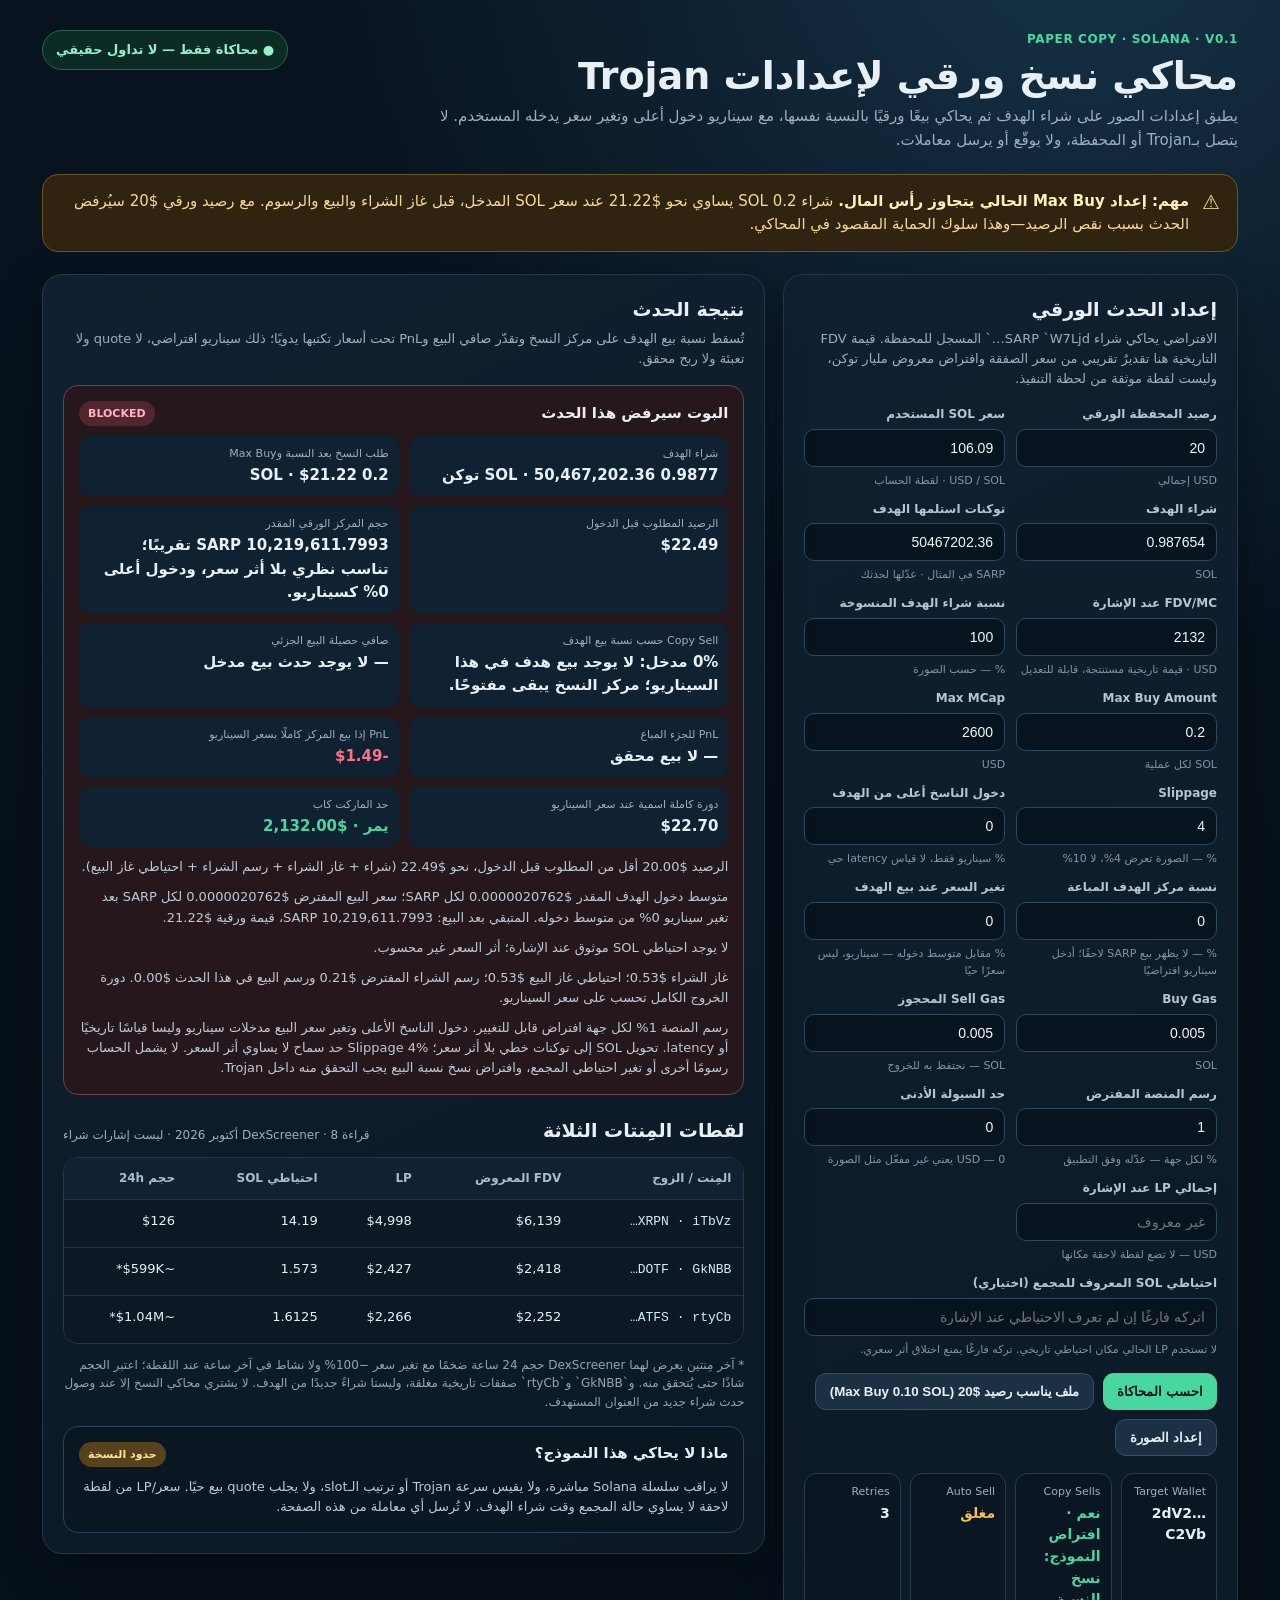
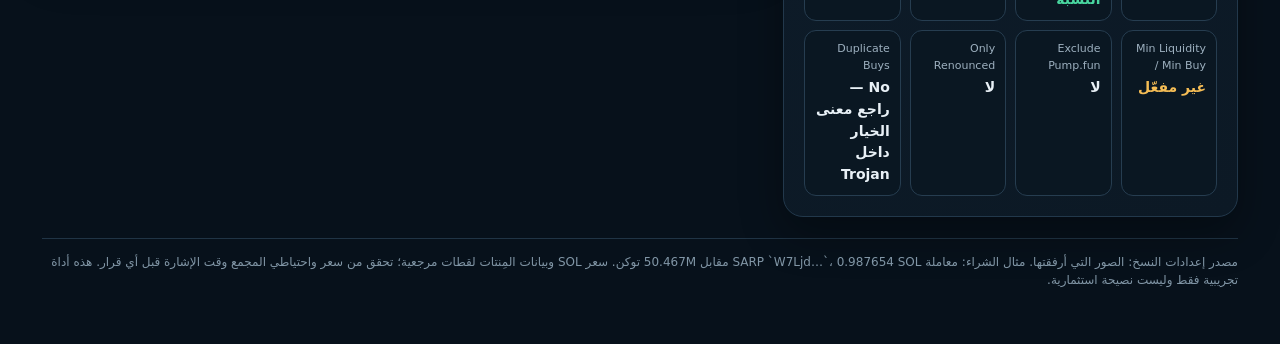
<file: paper-copy-simulator/index.html>
<!doctype html>
<html lang="ar" dir="rtl">
<head>
  <meta charset="utf-8" />
  <meta name="viewport" content="width=device-width, initial-scale=1" />
  <meta name="theme-color" content="#07111b" />
  <title>محاكي النسخ الورقي — Solana</title>
  <style>
    :root{color-scheme:dark;--bg:#07111b;--card:#0e1b28;--card2:#122233;--line:#22384b;--text:#e8f0f6;--muted:#9db0bf;--green:#49d7a0;--amber:#f5bd55;--red:#ff7185;--blue:#64b8ff;--shadow:0 16px 44px #0005}
    *{box-sizing:border-box}body{margin:0;background:radial-gradient(circle at 85% -5%,#163348 0,transparent 33%),linear-gradient(180deg,#08131f,#07111b 60%);color:var(--text);font:15px/1.55 system-ui,-apple-system,"Segoe UI",Arial,sans-serif}
    .wrap{max-width:1240px;margin:auto;padding:30px 22px 54px}.top{display:flex;align-items:flex-start;justify-content:space-between;gap:20px;margin-bottom:22px}.eyebrow{color:var(--green);font-weight:700;letter-spacing:.05em;font-size:12px;text-transform:uppercase}.title{margin:6px 0 7px;font-size:clamp(25px,4vw,38px);line-height:1.15}.sub{color:var(--muted);max-width:820px;margin:0}.badge{border:1px solid #27634f;background:#0c2b25;color:#95f0cb;padding:9px 13px;border-radius:99px;white-space:nowrap;font-size:13px;font-weight:700}
    .warning{display:flex;gap:13px;align-items:flex-start;padding:15px 17px;background:#302411;border:1px solid #6d5422;border-radius:16px;color:#f6d995;margin:18px 0 22px}.warning strong{color:#fff0bb}.warning .icon{font-size:20px;line-height:1.2}
    .grid{display:grid;grid-template-columns:minmax(300px,.88fr) minmax(440px,1.4fr);gap:18px;align-items:start}.panel{background:linear-gradient(155deg,#102030,#0c1925);border:1px solid var(--line);border-radius:20px;padding:20px;box-shadow:var(--shadow)}.panel h2{margin:0 0 4px;font-size:19px}.hint{color:var(--muted);font-size:13px;margin:0 0 16px}.fields{display:grid;grid-template-columns:1fr 1fr;gap:11px}.field{display:flex;flex-direction:column;gap:5px}.field.wide{grid-column:1/-1}.field label{font-size:12px;color:#b4c6d3;font-weight:650}.field input,.field select{width:100%;border:1px solid #30485b;background:#07131e;color:#f5f8fa;border-radius:10px;padding:10px 11px;font-size:14px;outline:none}.field input:focus,.field select:focus{border-color:var(--blue);box-shadow:0 0 0 3px #64b8ff22}.unit{font-size:11px;color:#7f95a6}.buttons{display:flex;gap:9px;flex-wrap:wrap;margin-top:15px}.btn{border:0;border-radius:11px;padding:10px 14px;font-weight:750;cursor:pointer;color:#03131a;background:var(--green)}.btn.secondary{background:#1b3042;color:var(--text);border:1px solid #365166}.btn:hover{filter:brightness(1.08)}
    .settings{display:grid;grid-template-columns:repeat(4,1fr);gap:9px;margin-top:17px}.setting{border:1px solid #263d50;background:#0a1722;border-radius:12px;padding:9px 10px;min-height:65px}.setting .k{font-size:11px;color:var(--muted)}.setting .v{font-size:14px;font-weight:750;margin-top:3px}.good{color:var(--green)}.bad{color:var(--red)}.warn{color:var(--amber)}
    .result{border:1px solid #2a4558;background:#0a1722;border-radius:15px;padding:15px;margin-top:15px}.result.status-block{border-color:#70414a;background:#26171d}.result.status-pass{border-color:#28745b;background:#10251f}.result.status-wait{border-color:#74602e;background:#282316}.result-title{display:flex;align-items:center;justify-content:space-between;gap:10px;margin-bottom:10px;font-weight:800}.pill{border-radius:99px;padding:4px 9px;font-size:11px;font-weight:800}.pill.red{background:#512630;color:#ffb5c0}.pill.green{background:#124735;color:#a3f4d1}.pill.yellow{background:#56431e;color:#ffe1a0}.result-grid{display:grid;grid-template-columns:1fr 1fr;gap:10px}.metric{padding:9px 10px;border-radius:10px;background:#102131}.metric .k{color:var(--muted);font-size:11px}.metric .v{font-weight:800;margin-top:2px}.result p{margin:10px 0 0;color:#bccbd5;font-size:13px}.disclaimer{font-size:12px;color:#91a6b7;margin-top:12px}
    .section{margin-top:21px}.section-head{display:flex;align-items:end;justify-content:space-between;gap:12px;margin-bottom:12px}.section-head h2{margin:0;font-size:19px}.section-head p{margin:0;color:var(--muted);font-size:12px}.table-wrap{overflow:auto;border:1px solid var(--line);border-radius:15px}table{width:100%;border-collapse:collapse;min-width:840px;background:#0c1925}th,td{text-align:right;padding:11px 12px;border-bottom:1px solid #1f3445;vertical-align:top}th{color:#a9becd;font-size:12px;background:#102131}td{font-size:13px}tr:last-child td{border-bottom:0}.mint{font-family:ui-monospace,SFMono-Regular,Menlo,monospace;color:#d5ebfa}.tag{display:inline-block;border:1px solid #2b4658;border-radius:99px;padding:3px 8px;font-size:11px;color:#b5cad9}.tag.red{border-color:#71434c;color:#ffabb7}.tag.green{border-color:#2c6a54;color:#91ecc5}.tag.yellow{border-color:#74602e;color:#ffe0a0}
    .foot{color:#8196a6;font-size:12px;margin-top:21px;border-top:1px solid #203445;padding-top:14px}.foot a{color:#8ed1ff}.mini{font-size:11px;color:var(--muted)}
    @media(max-width:900px){.grid{grid-template-columns:1fr}.settings{grid-template-columns:repeat(2,1fr)}}@media(max-width:560px){.wrap{padding:21px 13px}.top{display:block}.badge{display:inline-block;margin-top:12px}.fields{grid-template-columns:1fr 1fr}.settings{grid-template-columns:1fr 1fr}.panel{padding:15px}.title{font-size:27px}}
  </style>
</head>
<body>
  <main class="wrap">
    <header class="top">
      <div>
        <div class="eyebrow">Paper Copy · Solana · v0.1</div>
        <h1 class="title">محاكي نسخ ورقي لإعدادات Trojan</h1>
        <p class="sub">يطبق إعدادات الصور على شراء الهدف ثم يحاكي بيعًا ورقيًا بالنسبة نفسها، مع سيناريو دخول أعلى وتغير سعر يدخله المستخدم. لا يتصل بـTrojan أو المحفظة، ولا يوقّع أو يرسل معاملات.</p>
      </div>
      <div class="badge">● محاكاة فقط — لا تداول حقيقي</div>
    </header>

    <div class="warning"><span class="icon">⚠️</span><div><strong>مهم: إعداد Max Buy الحالي يتجاوز رأس المال.</strong> شراء 0.2 SOL يساوي نحو $21.22 عند سعر SOL المدخل، قبل غاز الشراء والبيع والرسوم. مع رصيد ورقي $20 سيُرفض الحدث بسبب نقص الرصيد—وهذا سلوك الحماية المقصود في المحاكي.</div></div>

    <div class="grid">
      <section class="panel">
        <h2>إعداد الحدث الورقي</h2>
        <p class="hint">الافتراضي يحاكي شراء SARP `W7Ljd…` المسجل للمحفظة. قيمة FDV التاريخية هنا تقديرٌ تقريبي من سعر الصفقة وافتراض معروض مليار توكن، وليست لقطة موثقة من لحظة التنفيذ.</p>
        <div class="fields">
          <div class="field"><label for="capital">رصيد المحفظة الورقي</label><input id="capital" type="number" value="20" min="0" step="0.5"><span class="unit">USD إجمالي</span></div>
          <div class="field"><label for="solPrice">سعر SOL المستخدم</label><input id="solPrice" type="number" value="106.09" min="1" step="0.01"><span class="unit">USD / SOL · لقطة الحساب</span></div>
          <div class="field"><label for="sourceBuy">شراء الهدف</label><input id="sourceBuy" type="number" value="0.987654" min="0" step="0.000001"><span class="unit">SOL</span></div>
          <div class="field"><label for="sourceTokens">توكنات استلمها الهدف</label><input id="sourceTokens" type="number" value="50467202.36" min="0" step="1"><span class="unit">SARP في المثال · عدّلها لحدثك</span></div>
          <div class="field"><label for="signalMcap">FDV/MC عند الإشارة</label><input id="signalMcap" type="number" value="2132" min="0" step="1"><span class="unit">USD · قيمة تاريخية مستنتجة، قابلة للتعديل</span></div>
          <div class="field"><label for="buyPercent">نسبة شراء الهدف المنسوخة</label><input id="buyPercent" type="number" value="100" min="0" max="1000" step="1"><span class="unit">% — حسب الصورة</span></div>
          <div class="field"><label for="maxBuy">Max Buy Amount</label><input id="maxBuy" type="number" value="0.2" min="0" step="0.01"><span class="unit">SOL لكل عملية</span></div>
          <div class="field"><label for="maxMcap">Max MCap</label><input id="maxMcap" type="number" value="2600" min="0" step="50"><span class="unit">USD</span></div>
          <div class="field"><label for="slippage">Slippage</label><input id="slippage" type="number" value="4" min="0" max="100" step="0.5"><span class="unit">% — الصورة تعرض 4%، لا 10%</span></div>
          <div class="field"><label for="entryPremiumPct">دخول الناسخ أعلى من الهدف</label><input id="entryPremiumPct" type="number" value="0" min="0" max="1000" step="0.5"><span class="unit">% سيناريو فقط، لا قياس latency حي</span></div>
          <div class="field"><label for="targetSellPct">نسبة مركز الهدف المباعة</label><input id="targetSellPct" type="number" value="0" min="0" max="100" step="1"><span class="unit">% — لا يظهر بيع SARP لاحقًا؛ أدخل سيناريو افتراضيًا</span></div>
          <div class="field"><label for="targetExitMovePct">تغير السعر عند بيع الهدف</label><input id="targetExitMovePct" type="number" value="0" min="-99" max="10000" step="1"><span class="unit">% مقابل متوسط دخوله — سيناريو، ليس سعرًا حيًا</span></div>
          <div class="field"><label for="buyGas">Buy Gas</label><input id="buyGas" type="number" value="0.005" min="0" step="0.001"><span class="unit">SOL</span></div>
          <div class="field"><label for="sellGas">Sell Gas المحجوز</label><input id="sellGas" type="number" value="0.005" min="0" step="0.001"><span class="unit">SOL — نحتفظ به للخروج</span></div>
          <div class="field"><label for="feePct">رسم المنصة المفترض</label><input id="feePct" type="number" value="1" min="0" max="10" step="0.1"><span class="unit">% لكل جهة — عدّله وفق التطبيق</span></div>
          <div class="field"><label for="minLiquidity">حد السيولة الأدنى</label><input id="minLiquidity" type="number" value="0" min="0" step="100"><span class="unit">USD — 0 يعني غير مفعّل مثل الصورة</span></div>
          <div class="field"><label for="liquidityUsd">إجمالي LP عند الإشارة</label><input id="liquidityUsd" type="number" placeholder="غير معروف" min="0" step="50"><span class="unit">USD — لا تضع لقطة لاحقة مكانها</span></div>
          <div class="field wide"><label for="quoteReserve">احتياطي SOL المعروف للمجمع (اختياري)</label><input id="quoteReserve" type="number" placeholder="اتركه فارغًا إن لم تعرف الاحتياطي عند الإشارة" min="0" step="0.01"><span class="unit">لا تستخدم LP الحالي مكان احتياطي تاريخي. تركه فارغًا يمنع اختلاق أثر سعري.</span></div>
        </div>
        <div class="buttons">
          <button class="btn" id="run">احسب المحاكاة</button>
          <button class="btn secondary" id="smallPreset">ملف يناسب رصيد $20 (Max Buy 0.10 SOL)</button>
          <button class="btn secondary" id="reset">إعداد الصورة</button>
        </div>
        <div class="settings" aria-label="الإعدادات الثابتة من الصورة">
          <div class="setting"><div class="k">Target Wallet</div><div class="v">2dV2…C2Vb</div></div>
          <div class="setting"><div class="k">Copy Sells</div><div class="v good">نعم · افتراض النموذج: نسخ النسبة</div></div>
          <div class="setting"><div class="k">Auto Sell</div><div class="v warn">مغلق</div></div>
          <div class="setting"><div class="k">Retries</div><div class="v">3</div></div>
          <div class="setting"><div class="k">Min Liquidity / Min Buy</div><div class="v warn">غير مفعّل</div></div>
          <div class="setting"><div class="k">Exclude Pump.fun</div><div class="v">لا</div></div>
          <div class="setting"><div class="k">Only Renounced</div><div class="v">لا</div></div>
          <div class="setting"><div class="k">Duplicate Buys</div><div class="v">No — راجع معنى الخيار داخل Trojan</div></div>
        </div>
      </section>

      <section class="panel">
        <h2>نتيجة الحدث</h2>
        <p class="hint">تُسقط نسبة بيع الهدف على مركز النسخ وتقدّر صافي البيع وPnL تحت أسعار تكتبها يدويًا؛ ذلك سيناريو افتراضي، لا quote ولا تعبئة ولا ربح محقق.</p>
        <div id="result" class="result"></div>
        <div class="section">
          <div class="section-head"><h2>لقطات المِنتات الثلاثة</h2><p>قراءة DexScreener · 8 أكتوبر 2026 · ليست إشارات شراء</p></div>
          <div class="table-wrap">
            <table>
              <thead><tr><th>المِنت / الزوج</th><th>FDV المعروض</th><th>LP</th><th>احتياطي SOL</th><th>حجم 24h</th><th>قرار الفلتر</th></tr></thead>
              <tbody>
                <tr><td><span class="mint">XRPN · iTbVz…</span></td><td>$6,139</td><td>$4,998</td><td>14.19</td><td>$126</td><td><span class="tag red">يرفض: فوق الحد</span></td></tr>
                <tr><td><span class="mint">DOTF · GkNBB…</span></td><td>$2,418</td><td>$2,427</td><td>1.573</td><td>~$599K*</td><td><span class="tag yellow">يمر FDV فقط</span></td></tr>
                <tr><td><span class="mint">ATFS · rtyCb…</span></td><td>$2,252</td><td>$2,266</td><td>1.6125</td><td>~$1.04M*</td><td><span class="tag yellow">يمر FDV فقط</span></td></tr>
              </tbody>
            </table>
          </div>
          <p class="disclaimer">* آخر مِنتين يعرض لهما DexScreener حجم 24 ساعة ضخمًا مع تغير سعر −100% ولا نشاط في آخر ساعة عند اللقطة؛ اعتبر الحجم شاذًا حتى يُتحقق منه. و`GkNBB` و`rtyCb` صفقات تاريخية مغلقة، وليستا شراءً جديدًا من الهدف. لا يشتري محاكي النسخ إلا عند وصول حدث شراء جديد من العنوان المستهدف.</p>
        </div>
        <div class="result" style="margin-top:14px">
          <div class="result-title"><span>ماذا لا يحاكي هذا النموذج؟</span><span class="pill yellow">حدود النسخة</span></div>
          <p>لا يراقب سلسلة Solana مباشرة، ولا يقيس سرعة Trojan أو ترتيب الـslot، ولا يجلب quote بيع حيًا. سعر/LP من لقطة لاحقة لا يساوي حالة المجمع وقت شراء الهدف. لا تُرسل أي معاملة من هذه الصفحة.</p>
        </div>
      </section>
    </div>

    <footer class="foot">مصدر إعدادات النسخ: الصور التي أرفقتها. مثال الشراء: معاملة SARP `W7Ljd…`، 0.987654 SOL مقابل 50.467M توكن. سعر SOL وبيانات المِنتات لقطات مرجعية؛ تحقق من سعر واحتياطي المجمع وقت الإشارة قبل أي قرار. هذه أداة تجريبية فقط وليست نصيحة استثمارية.</footer>
  </main>
  <script>
    const defaults={capital:20,solPrice:106.09,sourceBuy:0.987654,sourceTokens:50467202.36,signalMcap:2132,buyPercent:100,maxBuy:0.2,maxMcap:2600,slippage:4,entryPremiumPct:0,targetSellPct:0,targetExitMovePct:0,buyGas:0.005,sellGas:0.005,feePct:1,minLiquidity:0,liquidityUsd:'',quoteReserve:''};
    const ids=Object.keys(defaults);
    const el=id=>document.getElementById(id);
    const money=n=>new Intl.NumberFormat('en-US',{style:'currency',currency:'USD',maximumFractionDigits:2}).format(n);
    const num=n=>new Intl.NumberFormat('en-US',{maximumFractionDigits:4}).format(n);
    const tokenPrice=n=>'$'+new Intl.NumberFormat('en-US',{maximumSignificantDigits:6}).format(n);
    function render(){
      const v={}; ids.forEach(k=>v[k]=parseFloat(el(k).value||0));
      const requested=v.sourceBuy*v.buyPercent/100;
      const buySol=Math.min(requested,Math.max(0,v.maxBuy));
      const buyUsd=buySol*v.solPrice;
      const buyGasUsd=v.buyGas*v.solPrice;
      const sellGasUsd=v.sellGas*v.solPrice;
      const buyFee=buyUsd*v.feePct/100;
      const entryCost=buyUsd+buyGasUsd+buyFee;
      const entryFactor=1+v.entryPremiumPct/100;
      const exitFactor=1+v.targetExitMovePct/100;
      const positionValid=Number.isFinite(v.sourceTokens)&&v.sourceTokens>0&&v.sourceBuy>0&&entryFactor>0&&exitFactor>0;
      const targetPrice=positionValid?v.sourceBuy*v.solPrice/v.sourceTokens:0;
      const copyTokens=positionValid?buyUsd/(targetPrice*entryFactor):0;
      const sellPct=Math.max(0,Math.min(100,v.targetSellPct));
      const sellFraction=sellPct/100;
      const soldTokens=copyTokens*sellFraction;
      const remainingTokens=copyTokens-soldTokens;
      const exitPrice=targetPrice*exitFactor;
      const grossSale=soldTokens*exitPrice;
      const sellFee=grossSale*v.feePct/100;
      const sellGasApplied=sellPct>0?sellGasUsd:0;
      const netSale=grossSale-sellFee-sellGasApplied;
      const realizedPnl=netSale-entryCost*sellFraction;
      const remainingMark=remainingTokens*exitPrice;
      const fullExitGross=copyTokens*exitPrice;
      const fullExitFee=fullExitGross*v.feePct/100;
      const fullExitPnl=fullExitGross-fullExitFee-sellGasUsd-entryCost;
      const upfrontRequired=entryCost+sellGasUsd;
      const outflowBudget=entryCost+sellGasUsd+fullExitFee;
      const passesMcap=v.signalMcap<=v.maxMcap;
      const balanceOk=v.capital>=upfrontRequired;
      const quoteRaw=el('quoteReserve').value.trim();
      const quote=parseFloat(quoteRaw);
      const quoteKnown=quoteRaw!==''&&Number.isFinite(quote)&&quote>=0;
      const quoteUsd=quoteKnown?quote*v.solPrice:null;
      const share=quoteUsd?buyUsd/quoteUsd*100:null;
      const liqRaw=el('liquidityUsd').value.trim();
      const liq=parseFloat(liqRaw);
      const liqKnown=liqRaw!==''&&Number.isFinite(liq)&&liq>=0;
      const noLiquidity=liqKnown&&liq===0;
      const noQuote=quoteKnown&&quote===0;
      const lpWarning=v.minLiquidity>0&&liqKnown&&liq<v.minLiquidity;
      const poolDataMissing=!liqKnown||!quoteKnown;
      let title='البوت سيرفض هذا الحدث',status='block';
      let reasons=[];
      if(!passesMcap) reasons.push(`FDV/MC عند الإشارة ${money(v.signalMcap)} أعلى من الحد ${money(v.maxMcap)}.`);
      if(!balanceOk) reasons.push(`الرصيد ${money(v.capital)} أقل من المطلوب قبل الدخول، نحو ${money(upfrontRequired)} (شراء + غاز الشراء + رسم الشراء + احتياطي غاز البيع).`);
      if(lpWarning) reasons.push(`السيولة الإجمالية ${money(liq)} أقل من حدك المدخل ${money(v.minLiquidity)}.`);
      if(noLiquidity) reasons.push('السيولة الإجمالية المدخلة صفر؛ لا يمكن اعتبار الحد قابلًا للتداول.');
      if(noQuote) reasons.push('احتياطي SOL المدخل صفر؛ لا يوجد مسار شراء قابل للفحص.');
      if(passesMcap&&balanceOk&&!lpWarning&&!noLiquidity&&!noQuote&&poolDataMissing){title='ينتظر بيانات المجمع وQuote';status='wait';reasons.push('أدخل إجمالي LP واحتياطي SOL عند الإشارة؛ لا أعتبر أهلية التنفيذ أو أثر السعر معروفًا بدونهما.');}
      if(passesMcap&&balanceOk&&!lpWarning&&!noLiquidity&&!noQuote&&!poolDataMissing){title='مؤهل ورقيًا فقط — لا يوجد تنفيذ فعلي';status='pass';reasons.push('الحدود والبيانات المدخلة تسمح باختبار ورقي فقط؛ لا يوجد quote حي أو تعبئة حقيقية.');}
      const confidence=quoteUsd?`قيمة الشراء ${num(share)}% من احتياطي SOL المدخل؛ نسبة تنبيه لا تحسب الانزلاق.`:'لا يوجد احتياطي SOL موثوق عند الإشارة؛ أثر السعر غير محسوب.';
      const positionText=positionValid?`${num(copyTokens)} SARP تقريبًا؛ تناسب نظري بلا أثر سعر، ودخول أعلى ${num(v.entryPremiumPct)}% كسيناريو.`:'كمية التوكن غير محسوبة: أدخل كمية شراء الهدف ومقدار التوكنات المستلمة.';
      const sellText=positionValid?(sellPct>0?`${num(sellPct)}% من مركز الهدف → بيع ${num(soldTokens)} SARP من مركز النسخ.`:'0% مدخل: لا يوجد بيع هدف في هذا السيناريو؛ مركز النسخ يبقى مفتوحًا.'):'لا يمكن تقدير كمية البيع دون بيانات التوكن.';
      const saleText=positionValid&&sellPct>0?`${money(netSale)} صافيًا بعد رسم البيع والغاز`:'— لا يوجد حدث بيع مدخل';
      const realizedText=positionValid&&sellPct>0?money(realizedPnl):'— لا بيع محقق';
      const badge=status==='pass'?'<span class="pill green">FILTERS PASS</span>':status==='wait'?'<span class="pill yellow">NEED POOL DATA</span>':'<span class="pill red">BLOCKED</span>';
      el('result').className='result '+(status==='pass'?'status-pass':status==='wait'?'status-wait':'status-block');
      el('result').innerHTML=`
        <div class="result-title"><span>${title}</span>${badge}</div>
        <div class="result-grid">
          <div class="metric"><div class="k">شراء الهدف</div><div class="v">${num(v.sourceBuy)} SOL · ${num(v.sourceTokens)} توكن</div></div>
          <div class="metric"><div class="k">طلب النسخ بعد النسبة وMax Buy</div><div class="v">${num(buySol)} SOL · ${money(buyUsd)}</div></div>
          <div class="metric"><div class="k">الرصيد المطلوب قبل الدخول</div><div class="v">${money(upfrontRequired)}</div></div>
          <div class="metric"><div class="k">حجم المركز الورقي المقدر</div><div class="v">${positionText}</div></div>
          <div class="metric"><div class="k">Copy Sell حسب نسبة بيع الهدف</div><div class="v">${sellText}</div></div>
          <div class="metric"><div class="k">صافي حصيلة البيع الجزئي</div><div class="v">${saleText}</div></div>
          <div class="metric"><div class="k">PnL للجزء المباع</div><div class="v">${realizedText}</div></div>
          <div class="metric"><div class="k">PnL إذا بيع المركز كاملًا بسعر السيناريو</div><div class="v ${fullExitPnl>=0?'good':'bad'}">${positionValid?money(fullExitPnl):'غير محسوب'}</div></div>
          <div class="metric"><div class="k">دورة كاملة اسمية عند سعر السيناريو</div><div class="v">${money(outflowBudget)}</div></div>
          <div class="metric"><div class="k">حد الماركت كاب</div><div class="v ${passesMcap?'good':'bad'}">${passesMcap?'يمر':'يرفض'} · ${money(v.signalMcap)}</div></div>
        </div>
        <p>${reasons.join(' ')||'لا يوجد سبب رفض في الحسابات الأساسية.'}</p>
        <p>متوسط دخول الهدف المقدر ${positionValid?tokenPrice(targetPrice)+' لكل SARP':'غير محسوب'}؛ سعر البيع المفترض ${positionValid?tokenPrice(exitPrice)+' لكل SARP':'غير محسوب'} بعد تغير سيناريو ${num(v.targetExitMovePct)}% من متوسط دخوله. المتبقي بعد البيع: ${positionValid?num(remainingTokens)+' SARP، قيمة ورقية '+money(remainingMark):'غير محسوب'}.</p>
        <p>${confidence}</p>
        <p class="mini">غاز الشراء ${money(buyGasUsd)}؛ احتياطي غاز البيع ${money(sellGasUsd)}؛ رسم الشراء المفترض ${money(buyFee)} ورسم البيع في هذا الحدث ${money(sellFee)}. دورة الخروج الكامل تحسب على سعر السيناريو.</p>
        <p class="mini">رسم المنصة ${num(v.feePct)}% لكل جهة افتراض قابل للتغيير. دخول الناسخ الأعلى وتغير سعر البيع مدخلات سيناريو وليسا قياسًا تاريخيًا أو latency. تحويل SOL إلى توكنات خطي بلا أثر سعر؛ Slippage ${num(v.slippage)}% حد سماح لا يساوي أثر السعر. لا يشمل الحساب رسومًا أخرى أو تغير احتياطي المجمع، وافتراض نسخ نسبة البيع يجب التحقق منه داخل Trojan.</p>`;
    }
    ids.forEach(k=>el(k).addEventListener('input',render));
    el('run').addEventListener('click',render);
    el('smallPreset').addEventListener('click',()=>{el('maxBuy').value='0.10';render();});
    el('reset').addEventListener('click',()=>{ids.forEach(k=>el(k).value=defaults[k]);render();});
    render();
  </script>
</body>
</html>
</file>
